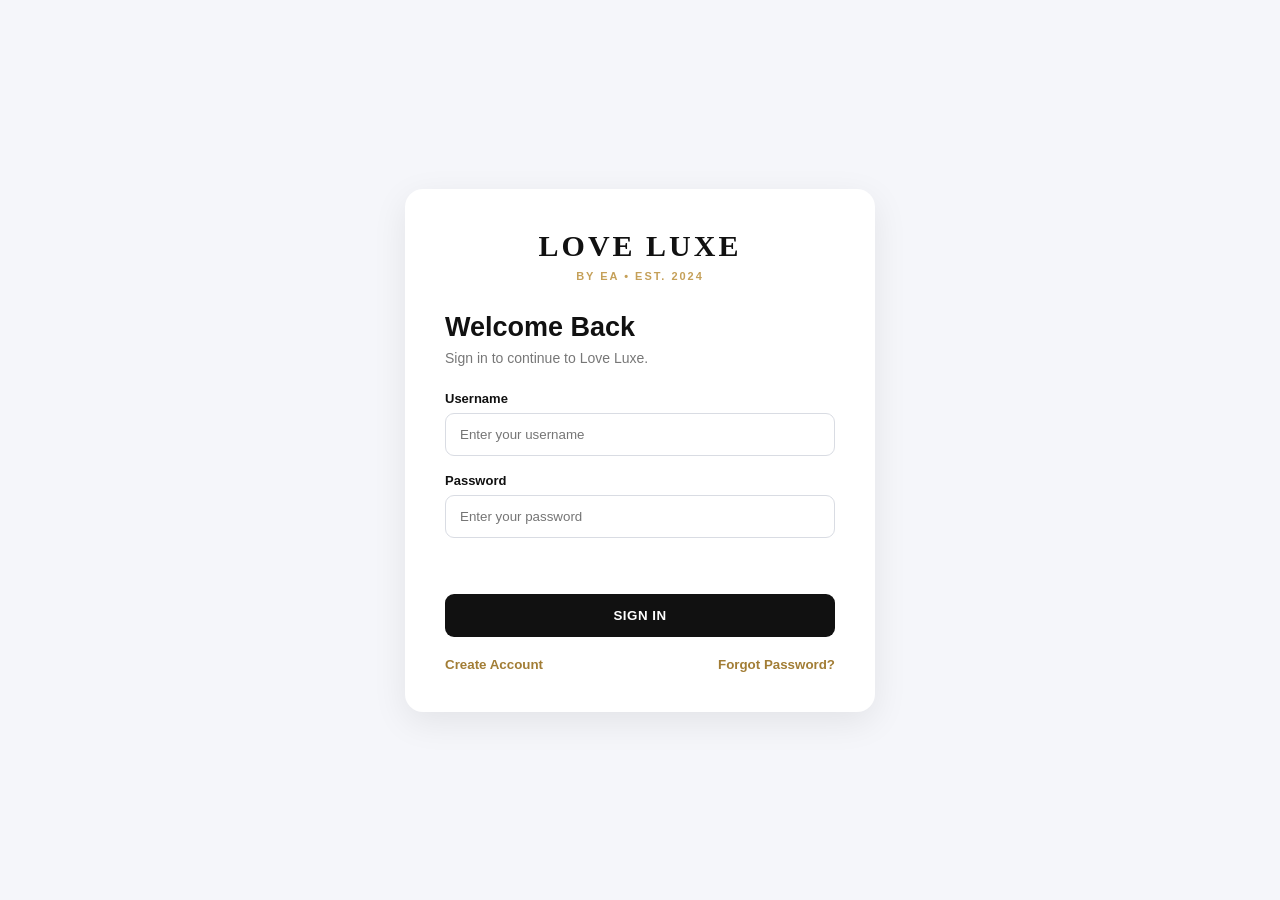
<file: index.html>
<!DOCTYPE html>
<html lang="en">

<head>

    <meta charset="UTF-8">

    <meta
        name="viewport"
        content="width=device-width, initial-scale=1.0"
    >

    <title>Love Luxe by EA</title>

    <style>

        * {
            box-sizing: border-box;
            margin: 0;
            padding: 0;
        }

        body {
            font-family: Arial, sans-serif;
            background: #f5f6fa;
            color: #111111;
        }

        button,
        input,
        select {
            font-family: inherit;
        }

        button,
        a {
            cursor: pointer;
        }

        a {
            text-decoration: none;
            color: inherit;
        }


        /* ==========================================
           AUTHENTICATION
        ========================================== */

        .auth-page {
            min-height: 100vh;
            display: flex;
            align-items: center;
            justify-content: center;
            padding: 30px 15px;
            background: #f5f6fa;
        }

        .auth-card {
            width: 100%;
            max-width: 470px;
            background: #ffffff;
            border-radius: 18px;
            padding: 40px;
            box-shadow: 0 10px 35px rgba(0,0,0,.08);
        }

        .auth-brand {
            text-align: center;
            margin-bottom: 30px;
        }

        .auth-brand h1 {
            font-family: Georgia, serif;
            letter-spacing: 3px;
            font-size: 30px;
        }

        .auth-brand span {
            display: block;
            margin-top: 7px;
            color: #c5a059;
            font-size: 11px;
            font-weight: bold;
            letter-spacing: 2px;
        }

        .auth-heading {
            margin-bottom: 25px;
        }

        .auth-heading small {
            color: #c5a059;
            font-size: 11px;
            font-weight: bold;
            letter-spacing: 1.5px;
        }

        .auth-heading h2 {
            margin-top: 8px;
            font-size: 27px;
        }

        .auth-heading p {
            margin-top: 7px;
            color: #777;
            font-size: 14px;
        }

        .auth-form {
            display: flex;
            flex-direction: column;
            gap: 17px;
        }

        .form-group {
            display: flex;
            flex-direction: column;
            gap: 7px;
        }

        .form-group label {
            font-size: 13px;
            font-weight: bold;
        }

        .form-group input,
        .form-group select {
            width: 100%;
            padding: 13px 14px;
            border: 1px solid #d9dce3;
            border-radius: 9px;
            outline: none;
            background: #fff;
        }

        .form-group input:focus,
        .form-group select:focus {
            border-color: #c5a059;
        }

        .auth-button {
            border: none;
            background: #111111;
            color: white;
            padding: 14px;
            border-radius: 9px;
            font-weight: bold;
            letter-spacing: .5px;
        }

        .auth-button:hover {
            background: #c5a059;
        }

        .auth-message {
            min-height: 20px;
            font-size: 13px;
            margin-top: 2px;
        }

        .auth-links {
            margin-top: 20px;
            display: flex;
            justify-content: space-between;
            gap: 10px;
            font-size: 13px;
        }

        .auth-links button,
        .back-button {
            border: none;
            background: transparent;
            color: #a27d35;
            font-weight: bold;
        }


        /* ==========================================
           APP
        ========================================== */

        #app {
            display: none;
            min-height: 100vh;
        }

        .mobile-header {
            display: none;
        }

        .sidebar {
            position: fixed;
            left: 0;
            top: 0;
            width: 260px;
            height: 100vh;
            background: #111111;
            color: white;
            padding: 28px 18px;
            z-index: 1000;
        }

        .brand {
            text-align: center;
            margin-bottom: 35px;
        }

        .brand-title {
            font-family: Georgia, serif;
            font-size: 25px;
            letter-spacing: 2px;
        }

        .brand-subtitle {
            margin-top: 7px;
            font-size: 10px;
            color: #c5a059;
            letter-spacing: 1.5px;
        }

        .welcome-box {
            padding: 14px;
            background: #1b1b1b;
            border-radius: 10px;
            margin-bottom: 25px;
        }

        .welcome-box span {
            display: block;
            color: #999;
            font-size: 11px;
        }

        .welcome-box strong {
            display: block;
            margin-top: 5px;
            font-size: 14px;
        }

        .nav-label {
            color: #777;
            font-size: 10px;
            font-weight: bold;
            letter-spacing: 1.5px;
            margin: 20px 10px 8px;
        }

        .nav-link,
        .account-toggle {
            width: 100%;
            border: none;
            background: transparent;
            color: #ddd;
            display: flex;
            align-items: center;
            justify-content: space-between;
            padding: 12px 13px;
            border-radius: 8px;
            margin-bottom: 4px;
            font-size: 13px;
            text-align: left;
        }

        .nav-link:hover,
        .account-toggle:hover {
            background: #1d1d1d;
        }

        .nav-item-left,
        .account-button-left {
            display: flex;
            align-items: center;
            gap: 10px;
        }

        .nav-item-icon {
            width: 18px;
            text-align: center;
            color: #c5a059;
            font-size: 14px;
        }

        .account-toggle {
            border: 1px solid #292929;
            background: #181818;
            margin-bottom: 7px;
        }

        .account-toggle:hover {
            border-color: #4a4a4a;
        }

        .account-icon {
            width: 28px;
            height: 28px;
            border-radius: 50%;
            background: rgba(197, 160, 89, 0.14);
            display: inline-flex;
            align-items: center;
            justify-content: center;
            flex-shrink: 0;
        }

        .account-icon svg {
            width: 16px;
            height: 16px;
            fill: none;
            stroke: #c5a059;
            stroke-width: 1.6;
            stroke-linecap: round;
            stroke-linejoin: round;
        }

        .account-arrow {
            color: #c5a059;
            font-size: 20px;
            line-height: 1;
            transform: translateY(-1px);
        }

        .nav-link.active,
        .account-sub-link.active {
            background: #c5a059;
            color: white;
        }

        .account-dropdown {
            display: block;
            padding-left: 12px;
            margin-bottom: 5px;
        }

        .account-sub-link {
            display: block;
            color: #bbb;
            padding: 10px 12px;
            border-radius: 7px;
            font-size: 12px;
            margin: 3px 0;
        }

        .sidebar-bottom {
            position: absolute;
            bottom: 25px;
            left: 18px;
            right: 18px;
        }

        .logout-button {
            width: 100%;
            padding: 12px;
            border: 1px solid #444;
            border-radius: 8px;
            background: transparent;
            color: #ddd;
        }

        .logout-button:hover {
            background: #c5a059;
            border-color: #c5a059;
            color: white;
        }


        /* ==========================================
           MAIN
        ========================================== */

        .main {
            margin-left: 260px;
            min-height: 100vh;
            padding: 30px;
        }

        .topbar {
            display: flex;
            align-items: center;
            justify-content: space-between;
            gap: 20px;
            margin-bottom: 30px;
        }

        .small-title {
            color: #c5a059;
            font-size: 10px;
            font-weight: bold;
            letter-spacing: 1.5px;
        }

        .topbar h1 {
            margin-top: 7px;
            font-size: 28px;
        }

        .profile {
            display: flex;
            align-items: center;
            gap: 10px;
        }

        .avatar {
            width: 42px;
            height: 42px;
            background: #111;
            color: white;
            border-radius: 50%;
            display: flex;
            align-items: center;
            justify-content: center;
            font-weight: bold;
        }

        .profile small {
            color: #888;
            display: block;
        }

        .profile strong {
            display: block;
            margin-top: 3px;
        }


        /* ==========================================
           VIEWS
        ========================================== */

        .view {
            display: none;
        }

        .view.active {
            display: block;
        }

        .section-header {
            margin-bottom: 20px;
        }

        .section-header h2 {
            font-size: 24px;
            margin-top: 5px;
        }

        .section-header p {
            color: #777;
            font-size: 13px;
            margin-top: 5px;
        }

        .card {
            background: white;
            border-radius: 13px;
            padding: 25px;
            box-shadow: 0 4px 18px rgba(0,0,0,.04);
            margin-bottom: 20px;
        }


        /* ==========================================
           PRODUCTS
        ========================================== */

        .catalog-header {
            display: flex;
            justify-content: space-between;
            gap: 20px;
            align-items: flex-end;
            margin-bottom: 20px;
        }

        .catalog-header h2 {
            margin-top: 5px;
            font-size: 25px;
        }

        .catalog-header p {
            color: #777;
            margin-top: 5px;
            font-size: 13px;
        }

        .product-count {
            color: #777;
            font-size: 12px;
        }

        .catalog-tools {
            display: flex;
            gap: 10px;
            margin-bottom: 15px;
        }

        .search-input {
            flex: 1;
            padding: 12px 14px;
            border: 1px solid #ddd;
            border-radius: 8px;
            background: white;
            outline: none;
        }

        .filter-buttons {
            display: flex;
            flex-wrap: wrap;
            gap: 8px;
            margin-bottom: 20px;
        }

        .filter-button {
            border: 1px solid #ddd;
            background: white;
            padding: 9px 15px;
            border-radius: 20px;
            font-size: 12px;
        }

        .filter-button.active {
            background: #c5a059;
            color: white;
            border-color: #c5a059;
        }

        .product-grid {
            display: grid;
            grid-template-columns: repeat(4, minmax(0, 1fr));
            gap: 18px;
        }

        .product-card {
            background: white;
            border-radius: 12px;
            overflow: hidden;
            box-shadow: 0 4px 16px rgba(0,0,0,.05);
        }

        .product-image {
            width: 100%;
            aspect-ratio: 1 / 1;
            background: #eee;
            overflow: hidden;
        }

        .product-image img {
            width: 100%;
            height: 100%;
            object-fit: cover;
            display: block;
        }

        .image-placeholder {
            height: 100%;
            display: flex;
            align-items: center;
            justify-content: center;
            color: #999;
            font-family: Georgia, serif;
            letter-spacing: 2px;
        }

        .product-info {
            padding: 15px;
        }

        .product-category {
            color: #c5a059;
            font-size: 9px;
            font-weight: bold;
            letter-spacing: 1px;
        }

        .product-name {
            margin-top: 7px;
            font-weight: bold;
            min-height: 38px;
        }

        .product-description {
            margin-top: 6px;
            color: #777;
            font-size: 11px;
            line-height: 1.5;
            min-height: 32px;
        }

        .product-bottom {
            margin-top: 13px;
            display: flex;
            align-items: center;
            justify-content: space-between;
            gap: 8px;
        }

        .product-price {
            font-weight: bold;
        }

        .view-button,
        .primary-button {
            border: none;
            background: #111;
            color: white;
            padding: 10px 13px;
            border-radius: 7px;
            font-size: 11px;
            font-weight: bold;
        }

        .view-button:hover,
        .primary-button:hover {
            background: #c5a059;
        }

        .no-products {
            display: none;
            text-align: center;
            padding: 50px;
            background: white;
            border-radius: 12px;
        }


        /* ==========================================
           ACCOUNT FORMS
        ========================================== */

        .form-grid {
            display: grid;
            grid-template-columns: repeat(2, minmax(0, 1fr));
            gap: 18px;
        }

        .full-width {
            grid-column: 1 / -1;
        }

        .readonly {
            background: #f3f3f3 !important;
        }

        .save-row {
            margin-top: 20px;
            display: flex;
            justify-content: flex-end;
        }

        .message {
            min-height: 20px;
            font-size: 13px;
            margin-bottom: 10px;
        }

        .address-form-area { margin-top: 15px; }
        .saved-addresses { display: flex; flex-direction: column; gap: 12px; margin-top: 15px; }
        .saved-address-card { border: 1px solid #e5e5e5; border-radius: 10px; padding: 15px; background: #fafafa; }
        .saved-address-card.active { border-color: #c5a059; background: #fffdf8; }
        .saved-address-title { font-size: 12px; font-weight: bold; color: #111; }
        .saved-address-text { margin-top: 7px; color: #666; font-size: 12px; line-height: 1.5; }
        .saved-address-actions { display: flex; gap: 8px; margin-top: 12px; flex-wrap: wrap; }
        .saved-address-actions button { border: 1px solid #ddd; background: white; padding: 8px 11px; border-radius: 7px; font-size: 10px; font-weight: bold; }
        .saved-address-actions button:hover { border-color: #c5a059; color: #a27d35; }
        .saved-address-actions .active-address-button { background: #c5a059; border-color: #c5a059; color: white; }
        .saved-address-actions .edit-address-button { background: #111; border-color: #111; color: white; }
        .address-saved-button { background: #e9f6ed !important; color: #287a3f !important; border: 1px solid #b9dfc3 !important; cursor: default !important; }
        .address-secondary-actions { margin-top: 10px; display: flex; gap: 8px; flex-wrap: wrap; }


        /* ==========================================
           ORDERS
        ========================================== */

        .order-card {
            border: 1px solid #e4e4e4;
            border-radius: 11px;
            padding: 18px;
            margin-bottom: 14px;
        }

        .order-top {
            display: flex;
            justify-content: space-between;
            gap: 15px;
            margin-bottom: 15px;
        }

        .order-number {
            font-size: 13px;
            font-weight: bold;
        }

        .order-date {
            margin-top: 5px;
            color: #888;
            font-size: 11px;
        }

        .status {
            padding: 6px 10px;
            border-radius: 20px;
            font-size: 10px;
            font-weight: bold;
            background: #eee;
            height: fit-content;
        }

        .status.cancelled {
            background: #f2d2d2;
            color: #a33;
        }

        .order-details {
            display: grid;
            grid-template-columns: 1fr 1fr;
            gap: 8px;
            font-size: 12px;
            color: #555;
        }

        .order-total {
            font-weight: bold;
            color: #111;
            margin-top: 10px;
        }

        .order-actions {
            display: flex;
            gap: 8px;
            margin-top: 16px;
            padding-top: 15px;
            border-top: 1px solid #eee;
        }

        .secondary-button,
        .danger-button {
            border: 1px solid #ddd;
            background: white;
            padding: 9px 12px;
            border-radius: 7px;
            font-size: 11px;
            font-weight: bold;
        }

        .danger-button {
            color: #b33;
            border-color: #e1bcbc;
        }

        .empty-orders {
            text-align: center;
            padding: 45px 20px;
            color: #777;
        }


        /* ==========================================
           CHECKOUT
        ========================================== */

        .modal {
            position: fixed;
            inset: 0;
            background: rgba(0,0,0,.55);
            display: none;
            align-items: center;
            justify-content: center;
            padding: 20px;
            z-index: 3000;
        }

        .modal.show {
            display: flex;
        }

        .modal-box {
            width: 100%;
            max-width: 700px;
            max-height: 90vh;
            overflow-y: auto;
            background: white;
            border-radius: 15px;
            padding: 25px;
            position: relative;
        }

        .close-modal {
            position: absolute;
            right: 18px;
            top: 15px;
            border: none;
            background: transparent;
            font-size: 22px;
        }

        .checkout-layout {
            display: grid;
            grid-template-columns: 1fr 1fr;
            gap: 25px;
        }

        .checkout-image {
            width: 100%;
            aspect-ratio: 1 / 1;
            background: #eee;
            border-radius: 10px;
            overflow: hidden;
        }

        .checkout-image img {
            width: 100%;
            height: 100%;
            object-fit: cover;
        }

        .checkout-details h2 {
            font-size: 24px;
            padding-right: 30px;
        }

        .checkout-price {
            margin-top: 8px;
            font-weight: bold;
            color: #c5a059;
            font-size: 18px;
        }

        .checkout-option {
            margin-top: 15px;
        }

        .quantity {
            display: flex;
            align-items: center;
            gap: 12px;
            margin-top: 15px;
        }

        .quantity button {
            width: 30px;
            height: 30px;
            border: 1px solid #ddd;
            background: white;
            border-radius: 6px;
        }

        .quantity span {
            min-width: 20px;
            text-align: center;
        }

        .payment-details {
            margin-top: 15px;
            padding: 15px;
            background: #fafafa;
            border: 1px solid #e6e2da;
            border-radius: 10px;
        }

        .payment-details-title {
            font-size: 13px;
            font-weight: bold;
            margin-bottom: 12px;
            color: #333;
        }

        .payment-details-grid {
            display: grid;
            grid-template-columns: 1fr 1fr;
            gap: 12px;
        }

        .payment-details .form-group {
            margin-top: 0;
        }

        .payment-details .form-group.full-width {
            grid-column: 1 / -1;
        }

        .payment-details input {
            width: 100%;
            min-height: 42px;
            border: 1px solid #ddd5c8;
            border-radius: 7px;
            padding: 0 11px;
            outline: none;
            background: white;
        }

        .payment-details input:focus {
            border-color: #c5a059;
        }


        .checkout-total {
            margin-top: 18px;
            padding-top: 15px;
            border-top: 1px solid #eee;
            font-size: 18px;
            font-weight: bold;
        }

        .checkout-actions {
            margin-top: 18px;
        }

        .checkout-actions button {
            width: 100%;
        }


        /* ==========================================
           ADMIN
        ========================================== */

        .admin-box {
            background: white;
            border-radius: 13px;
            padding: 25px;
        }

        .admin-stat-grid {
            display: grid;
            grid-template-columns: repeat(3, 1fr);
            gap: 15px;
            margin-top: 20px;
        }

        .admin-stat {
            padding: 20px;
            background: #f8f8f8;
            border-radius: 10px;
        }

        .admin-stat small {
            color: #777;
        }

        .admin-stat strong {
            display: block;
            margin-top: 8px;
            font-size: 24px;
        }


        /* ==========================================
           MOBILE
        ========================================== */

        @media (max-width: 1000px) {

            .product-grid {
                grid-template-columns: repeat(3, minmax(0, 1fr));
            }

        }


        @media (max-width: 760px) {

            .mobile-header {
                display: flex;
                position: fixed;
                top: 0;
                left: 0;
                right: 0;
                height: 62px;
                background: #111;
                color: white;
                z-index: 2000;
                align-items: center;
                padding: 0 15px;
            }

            .menu-button {
                border: none;
                background: transparent;
                color: white;
                font-size: 24px;
            }

            .mobile-brand {
                margin-left: 15px;
                font-family: Georgia, serif;
                letter-spacing: 2px;
            }

            .mobile-brand span {
                display: block;
                color: #c5a059;
                font-family: Arial, sans-serif;
                font-size: 8px;
                letter-spacing: 1px;
                margin-top: 3px;
            }

            .sidebar {
                transform: translateX(-100%);
                transition: .25s;
            }

            .sidebar.open {
                transform: translateX(0);
            }

            .main {
                margin-left: 0;
                padding: 82px 15px 25px;
            }

            .topbar {
                align-items: flex-start;
            }

            .profile {
                display: none;
            }

            .product-grid {
                grid-template-columns: repeat(2, minmax(0, 1fr));
                gap: 12px;
            }

            .form-grid {
                grid-template-columns: 1fr;
            }

            .full-width {
                grid-column: auto;
            }

            .checkout-layout {
                grid-template-columns: 1fr;
            }

            .payment-details-grid {
                grid-template-columns: 1fr;
            }

            .admin-stat-grid {
                grid-template-columns: 1fr;
            }

        }


        @media (max-width: 430px) {

            .auth-card {
                padding: 25px 20px;
            }

            .catalog-header {
                display: block;
            }

            .product-count {
                margin-top: 10px;
            }

            .product-description {
                display: none;
            }

            .product-info {
                padding: 11px;
            }

            .product-name {
                font-size: 13px;
            }

            .view-button {
                padding: 8px 10px;
            }

            .order-details {
                grid-template-columns: 1fr;
            }

            .order-actions {
                flex-direction: column;
            }

        }

    </style>

</head>


<body>


    <!-- ==========================================
         AUTHENTICATION
    =========================================== -->

    <section
        id="authPage"
        class="auth-page"
    >

        <div class="auth-card">

            <div class="auth-brand">

                <h1>LOVE LUXE</h1>

                <span>
                    BY EA • EST. 2024
                </span>

            </div>


            <!-- LOGIN -->

            <div
                id="loginView"
                class="auth-view"
            >

                <div class="auth-heading">

                    <h2>Welcome Back</h2>

                    <p>
                        Sign in to continue to Love Luxe.
                    </p>

                </div>


                <form
                    id="loginForm"
                    class="auth-form"
                >

                    <div class="form-group">

                        <label>
                            Username
                        </label>

                        <input
                            id="username"
                            type="text"
                            placeholder="Enter your username"
                            required
                        >

                    </div>


                    <div class="form-group">

                        <label>
                            Password
                        </label>

                        <input
                            id="password"
                            type="password"
                            placeholder="Enter your password"
                            required
                        >

                    </div>


                    <div
                        id="loginMessage"
                        class="auth-message"
                    ></div>


                    <button
                        type="submit"
                        class="auth-button"
                    >
                        SIGN IN
                    </button>

                </form>


                <div class="auth-links">

                    <button
                        type="button"
                        id="showSignup"
                    >
                        Create Account
                    </button>

                    <button
                        type="button"
                        id="showForgot"
                    >
                        Forgot Password?
                    </button>

                </div>

            </div>


            <!-- SIGNUP -->

            <div
                id="signupView"
                class="auth-view"
                style="display:none;"
            >

                <div class="auth-heading">

                    <small>CUSTOMER ACCOUNT</small>

                    <h2>Create Account</h2>

                    <p>
                        Create your Love Luxe customer account.
                    </p>

                </div>


                <form
                    id="signupForm"
                    class="auth-form"
                >

                    <div class="form-group">

                        <label>
                            Full Name
                        </label>

                        <input
                            id="signupFullName"
                            type="text"
                            placeholder="Enter your full name"
                            required
                        >

                    </div>


                    <div class="form-group">

                        <label>
                            Username
                        </label>

                        <input
                            id="signupUsername"
                            type="text"
                            placeholder="Create a username"
                            required
                        >

                    </div>


                    <div class="form-group">

                        <label>
                            Password
                        </label>

                        <input
                            id="signupPassword"
                            type="password"
                            placeholder="Create a password"
                            required
                        >

                    </div>


                    <div class="form-group">

                        <label>
                            Confirm Password
                        </label>

                        <input
                            id="signupConfirm"
                            type="password"
                            placeholder="Confirm your password"
                            required
                        >

                    </div>


                    <div
                        id="signupMessage"
                        class="auth-message"
                    ></div>


                    <button
                        type="submit"
                        class="auth-button"
                    >
                        CREATE ACCOUNT
                    </button>

                </form>


                <div class="auth-links">

                    <button
                        type="button"
                        id="backToLoginFromSignup"
                    >
                        ← Back to Login
                    </button>

                </div>

            </div>


            <!-- FORGOT PASSWORD -->

            <div
                id="forgotView"
                class="auth-view"
                style="display:none;"
            >

                <div class="auth-heading">

                    <small>ACCOUNT RECOVERY</small>

                    <h2>Reset Password</h2>

                    <p>
                        Enter your username and create a new password.
                    </p>

                </div>


                <form
                    id="forgotForm"
                    class="auth-form"
                >

                    <div class="form-group">

                        <label>
                            Username
                        </label>

                        <input
                            id="forgotUsername"
                            type="text"
                            placeholder="Enter your username"
                            required
                        >

                    </div>


                    <div class="form-group">

                        <label>
                            New Password
                        </label>

                        <input
                            id="forgotPassword"
                            type="password"
                            placeholder="Enter new password"
                            required
                        >

                    </div>


                    <div class="form-group">

                        <label>
                            Confirm New Password
                        </label>

                        <input
                            id="forgotConfirm"
                            type="password"
                            placeholder="Confirm new password"
                            required
                        >

                    </div>


                    <div
                        id="forgotMessage"
                        class="auth-message"
                    ></div>


                    <button
                        type="submit"
                        class="auth-button"
                    >
                        RESET PASSWORD
                    </button>

                </form>


                <div class="auth-links">

                    <button
                        type="button"
                        id="backToLoginFromForgot"
                    >
                        ← Back to Login
                    </button>

                </div>

            </div>

        </div>

    </section>



    <!-- ==========================================
         APPLICATION
    =========================================== -->

    <section id="app">


        <!-- MOBILE HEADER -->

        <header class="mobile-header">

            <button
                id="menuButton"
                class="menu-button"
                type="button"
            >
                ☰
            </button>

            <div class="mobile-brand">

                LOVE LUXE

                <span>
                    BY EA • EST. 2024
                </span>

            </div>

        </header>


        <!-- SIDEBAR -->

        <aside
            id="sidebar"
            class="sidebar"
        >

            <div class="brand">

                <div class="brand-title">
                    LOVE LUXE
                </div>

                <div class="brand-subtitle">
                    BY EA • EST. 2024
                </div>

            </div>


            <div
                id="welcomeBox"
                class="welcome-box"
            >

                <span>
                    Welcome
                </span>

                <strong id="sidebarName">
                    Customer
                </strong>

            </div>


            <div id="customerNavigation">

                <div class="nav-label">
                    SHOP
                </div>


                <button
                    id="productsNav"
                    class="nav-link active"
                    type="button"
                    data-view="products"
                >
                    <span class="nav-item-left">
                        <span class="nav-item-icon">⌂</span>
                        Products
                    </span>
                </button>


                <div class="nav-label">
                    MY ACCOUNT
                </div>


                <button
                    id="accountToggle"
                    class="account-toggle"
                    type="button"
                    aria-expanded="true"
                >
                    <span class="account-button-left">
                        <span class="account-icon" aria-hidden="true">
                            <svg viewBox="0 0 24 24" focusable="false">
                                <circle cx="12" cy="8" r="3.2"></circle>
                                <path d="M5.5 19c.7-3.2 2.9-5 6.5-5s5.8 1.8 6.5 5"></path>
                            </svg>
                        </span>
                        <span>My Account</span>
                    </span>

                    <span id="accountArrow" class="account-arrow" aria-hidden="true">
                       ⌄
                    </span>

                </button>


                <div
                    id="accountDropdown"
                    class="account-dropdown"
                >

                    <button
                        type="button"
                        class="account-sub-link"
                        data-view="personal"
                    >
                        Personal Information
                    </button>


                    <button
                        type="button"
                        class="account-sub-link"
                        data-view="orders"
                    >
                        My Orders
                    </button>


                    <button
                        type="button"
                        class="account-sub-link"
                        data-view="settings"
                    >
                        Settings
                    </button>

                </div>

            </div>


            <!-- ADMIN -->

            <div
                id="adminNavigation"
                style="display:none;"
            >

                <div class="nav-label">
                    ADMIN
                </div>

                <button
                    type="button"
                    class="nav-link"
                    data-view="admin"
                >
                    Admin Dashboard
                </button>

            </div>


            <div class="sidebar-bottom">

                <button
                    id="logoutButton"
                    type="button"
                    class="logout-button"
                >
                    ↪ &nbsp; Logout
                </button>

            </div>

        </aside>



        <!-- MAIN -->

        <main class="main">


            <!-- TOPBAR -->

            <div class="topbar">

                <div>

                    <div class="small-title">
                        LOVE LUXE BY EA
                    </div>

                    <h1 id="pageTitle">
                        Product Management
                    </h1>

                </div>


                <div class="profile">

                    <div
                        id="avatar"
                        class="avatar"
                    >
                        C
                    </div>

                    <div>

                        <small>
                            Welcome
                        </small>

                        <strong id="profileName">
                            Customer
                        </strong>

                    </div>

                </div>

            </div>



            <!-- ======================================
                 PRODUCTS
            ======================================= -->

            <section
                id="productsView"
                class="view active"
            >

                <div class="catalog-header">

                    <div>

                        <div class="small-title">
                            LOVE LUXE COLLECTION
                        </div>

                        <h2>
                            Our Products
                        </h2>

                        <p>
                            Browse our available products and choose what you would like to order.
                        </p>

                    </div>


                    <div
                        id="productCount"
                        class="product-count"
                    >
                        Showing 16 products
                    </div>

                </div>


                <div class="catalog-tools">

                    <input
                        id="searchInput"
                        class="search-input"
                        type="text"
                        placeholder="Search products..."
                    >

                </div>


                <div class="filter-buttons">

                    <button
                        class="filter-button active"
                        data-category="All"
                        type="button"
                    >
                        All
                    </button>

                    <button
                        class="filter-button"
                        data-category="Bags"
                        type="button"
                    >
                        Bags
                    </button>

                    <button
                        class="filter-button"
                        data-category="Clothing"
                        type="button"
                    >
                        Clothing
                    </button>

                    <button
                        class="filter-button"
                        data-category="Perfume"
                        type="button"
                    >
                        Perfume
                    </button>

                    <button
                        class="filter-button"
                        data-category="Body Care"
                        type="button"
                    >
                        Body Care
                    </button>

                </div>


                <div
                    id="productGrid"
                    class="product-grid"
                ></div>


                <div
                    id="noProducts"
                    class="no-products"
                >

                    <h3>
                        No products found
                    </h3>

                    <p>
                        Try another search or category.
                    </p>

                </div>

            </section>



            <!-- ======================================
                 PERSONAL INFORMATION
            ======================================= -->

            <section
                id="personalView"
                class="view"
            >

                <div class="section-header">

                    <div class="small-title">
                        ACCOUNT
                    </div>

                    <h2>
                        Personal Information
                    </h2>

                    <p>
                        Manage your basic account information.
                    </p>

                </div>


                <div class="card">

                    <div
                        id="personalMessage"
                        class="message"
                    ></div>


                    <div class="form-grid">

                        <div class="form-group">

                            <label>
                                Full Name
                            </label>

                            <input
                                id="personalFullName"
                                type="text"
                            >

                        </div>


                        <div class="form-group">

                            <label>
                                Username
                            </label>

                            <input
                                id="personalUsername"
                                type="text"
                            >

                        </div>


                        <div class="form-group">

                            <label>
                                Phone Number
                            </label>

                            <input
                                id="personalPhone"
                                type="text"
                                placeholder="Enter phone number"
                            >

                        </div>


                        <div class="form-group">

                            <label>
                                Account Type
                            </label>

                            <input
                                class="readonly"
                                value="Customer"
                                readonly
                            >

                        </div>

                    </div>


                    <div class="save-row">

                        <button
                            id="savePersonalButton"
                            class="primary-button"
                            type="button"
                        >
                            SAVE CHANGES
                        </button>

                    </div>

                </div>


                <div class="card">

                    <h3>Shipping Address</h3>

                    <p style="margin-top:7px;color:#718096;font-size:13px;">
                        Add the address where your orders should be delivered.
                    </p>

                    <div id="addressMessage" class="message" style="margin-top:10px;"></div>

                    <div id="addressFormArea" class="address-form-area">

                        <div class="form-grid">
                            <div class="form-group"><label>House Number</label><input id="houseNumber" type="text" placeholder="House number"></div>
                            <div class="form-group"><label>Street</label><input id="street" type="text" placeholder="Street"></div>
                            <div class="form-group"><label>Barangay</label><input id="barangay" type="text" placeholder="Barangay"></div>
                            <div class="form-group"><label>City</label><input id="city" type="text" placeholder="City"></div>
                            <div class="form-group"><label>Province</label><input id="province" type="text" placeholder="Province"></div>
                            <div class="form-group"><label>Postal Code</label><input id="postalCode" type="text" placeholder="Postal code"></div>
                        </div>

                        <div class="save-row">
                            <button id="saveAddressButton" class="primary-button" type="button">SAVE ADDRESS</button>
                        </div>

                    </div>

                    <div id="savedAddressesPanel" class="saved-addresses"></div>

                    <div id="addressSecondaryActions" class="address-secondary-actions" style="display:none;">
                        <button id="editAddressButton" class="secondary-button" type="button">EDIT ADDRESS</button>
                        <button id="addAnotherAddressButton" class="secondary-button" type="button">ADD ANOTHER ADDRESS</button>
                    </div>

                </div>
                </div>

            </section>



            <!-- ======================================
                 ORDERS
            ======================================= -->

            <section
                id="ordersView"
                class="view"
            >

                <div class="section-header">

                    <div class="small-title">
                        ORDERS
                    </div>

                    <h2>
                        My Orders
                    </h2>

                    <p>
                        View and manage your Love Luxe orders.
                    </p>

                </div>


                <div class="card">

                    <div id="ordersList"></div>

                </div>

            </section>



            <!-- ======================================
                 SETTINGS
            ======================================= -->

            <section
                id="settingsView"
                class="view"
            >

                <div class="section-header">

                    <div class="small-title">
                        ACCOUNT SETTINGS
                    </div>

                    <h2>
                        Settings
                    </h2>

                    <p>
                        Manage your account password.
                    </p>

                </div>


                <div class="card">

                    <h3>
                        Change Password
                    </h3>


                    <div
                        id="passwordMessage"
                        class="message"
                        style="margin-top:10px;"
                    ></div>


                    <div
                        class="form-grid"
                        style="margin-top:15px;"
                    >

                        <div class="form-group">

                            <label>
                                Current Password
                            </label>

                            <input
                                id="currentPassword"
                                type="password"
                            >

                        </div>


                        <div class="form-group">

                            <label>
                                New Password
                            </label>

                            <input
                                id="newPassword"
                                type="password"
                            >

                        </div>


                        <div class="form-group full-width">

                            <label>
                                Confirm New Password
                            </label>

                            <input
                                id="confirmNewPassword"
                                type="password"
                            >

                        </div>

                    </div>


                    <div class="save-row">

                        <button
                            id="changePasswordButton"
                            class="primary-button"
                            type="button"
                        >
                            CHANGE PASSWORD
                        </button>

                    </div>

                </div>

            </section>



            <!-- ======================================
                 ADMIN
            ======================================= -->

            <section
                id="adminView"
                class="view"
            >

                <div class="section-header">

                    <div class="small-title">
                        ADMIN PORTAL
                    </div>

                    <h2>
                        Love Luxe Admin Dashboard
                    </h2>

                    <p>
                        Admin account is currently logged in.
                    </p>

                </div>


                <div class="admin-box">

                    <h3>
                        Dashboard
                    </h3>

                    <div class="admin-stat-grid">

                        <div class="admin-stat">

                            <small>
                                Registered Customers
                            </small>

                            <strong id="adminCustomerCount">
                                0
                            </strong>

                        </div>


                        <div class="admin-stat">

                            <small>
                                Total Orders
                            </small>

                            <strong id="adminOrderCount">
                                0
                            </strong>

                        </div>


                        <div class="admin-stat">

                            <small>
                                Products
                            </small>

                            <strong>
                                16
                            </strong>

                        </div>

                    </div>

                </div>

            </section>

        </main>

    </section>



    <!-- ==========================================
         CHECKOUT MODAL
    =========================================== -->

    <div
        id="checkoutModal"
        class="modal"
    >

        <div class="modal-box">

            <button
                id="closeModal"
                class="close-modal"
                type="button"
            >
                ×
            </button>


            <div class="checkout-layout">

                <div
                    id="checkoutImage"
                    class="checkout-image"
                ></div>


                <div class="checkout-details">

                    <h2 id="checkoutName">
                        Product
                    </h2>

                    <div
                        id="checkoutPrice"
                        class="checkout-price"
                    >
                        ₱0.00
                    </div>


                    <div id="checkoutOptions"></div>


                    <div class="quantity">

                        <button
                            id="minusQuantity"
                            type="button"
                        >
                            −
                        </button>

                        <span id="quantityValue">
                            1
                        </span>

                        <button
                            id="plusQuantity"
                            type="button"
                        >
                            +
                        </button>

                    </div>


                    <div class="form-group checkout-option">

                        <label>
                            Payment Method
                        </label>

                        <select id="checkoutPayment">

                            <option>
                                Cash
                            </option>

                            <option>
                                GCash
                            </option>

                            <option>
                                Bank Transfer
                            </option>

                            <option>
                                Card
                            </option>

                        </select>

                    </div>


                    <div
                        id="paymentDetails"
                        class="payment-details"
                    ></div>


                    <div
                        id="checkoutAddress"
                        style="
                            margin-top:15px;
                            color:#777;
                            font-size:12px;
                            line-height:1.5;
                        "
                    ></div>


                    <div
                        id="checkoutMessage"
                        class="message"
                        style="margin-top:12px;"
                    ></div>


                    <div
                        id="checkoutTotal"
                        class="checkout-total"
                    >
                        Total: ₱0.00
                    </div>


                    <div class="checkout-actions">

                        <button
                            id="placeOrderButton"
                            class="primary-button"
                            type="button"
                        >
                            PLACE ORDER
                        </button>

                    </div>

                </div>

            </div>

        </div>

    </div>


    <script src="data.js"></script>
    <script src="script.js"></script>

</body>

</html>
</file>
